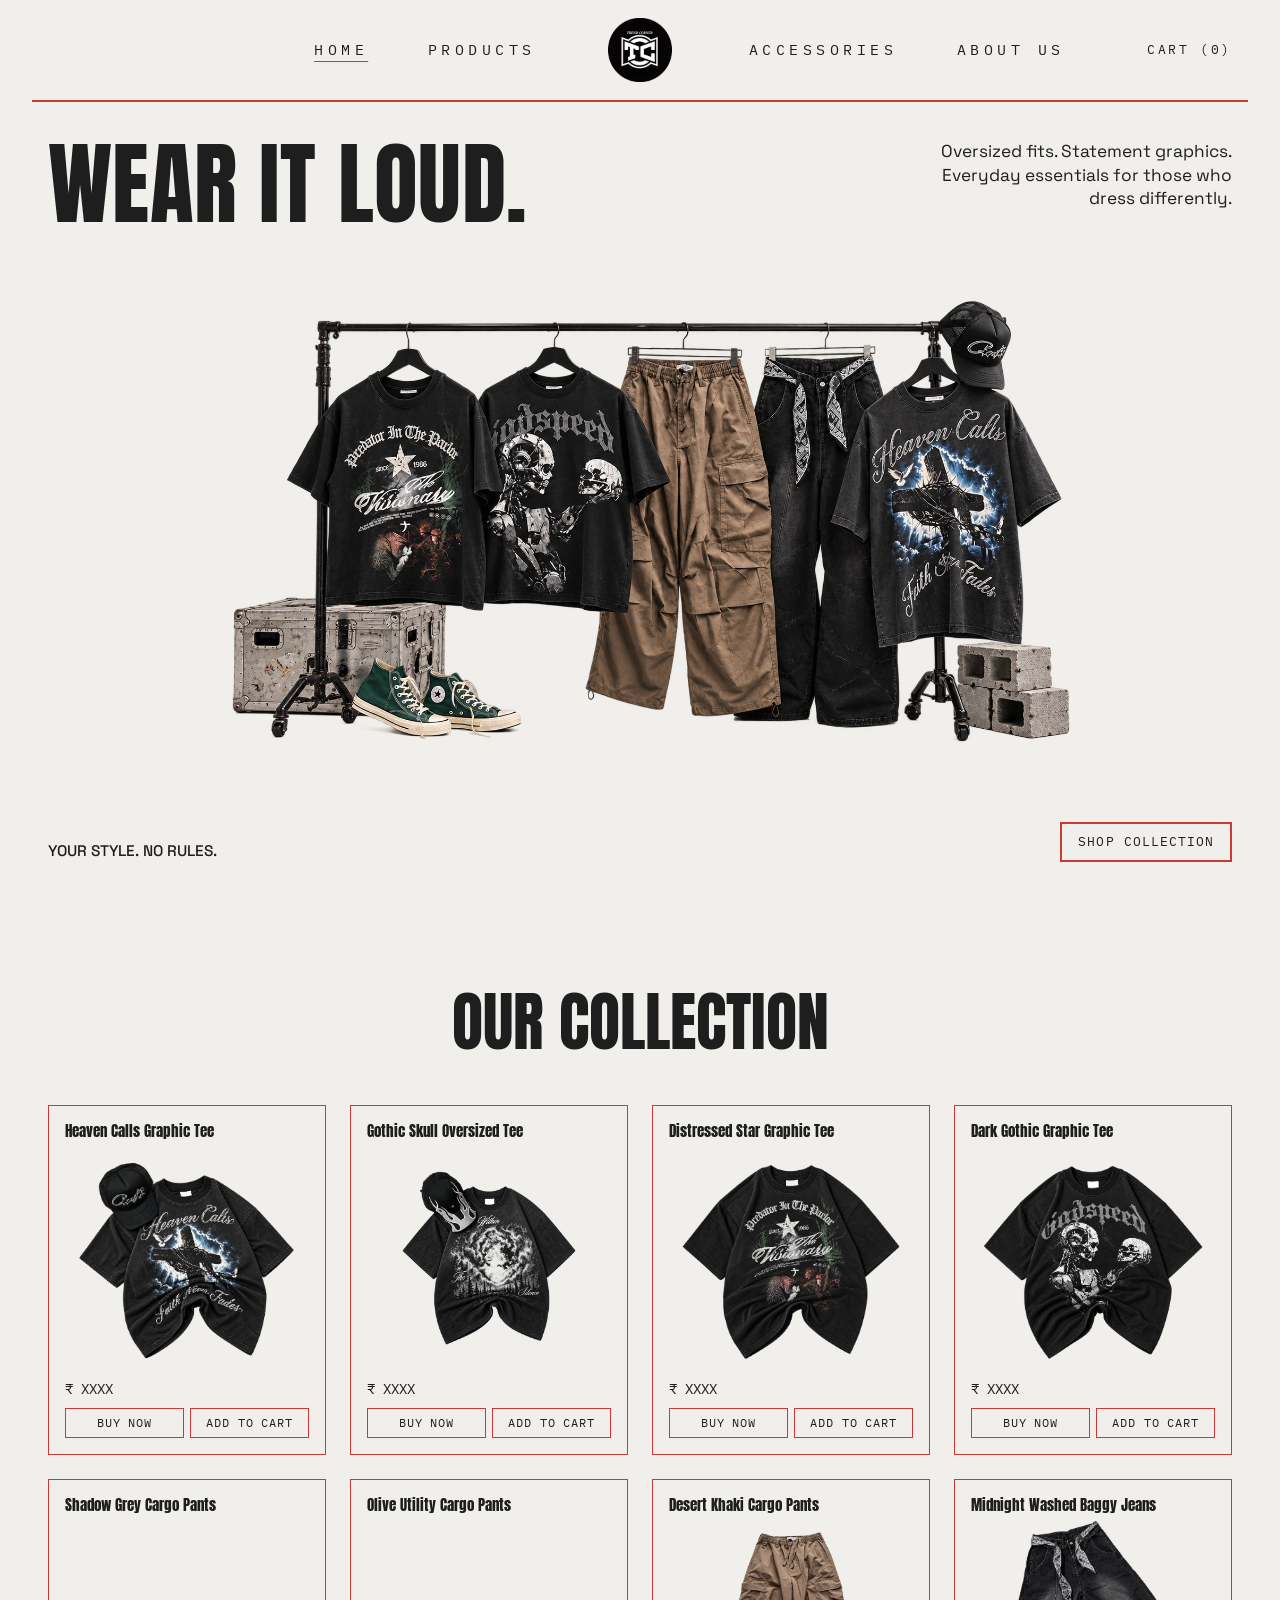
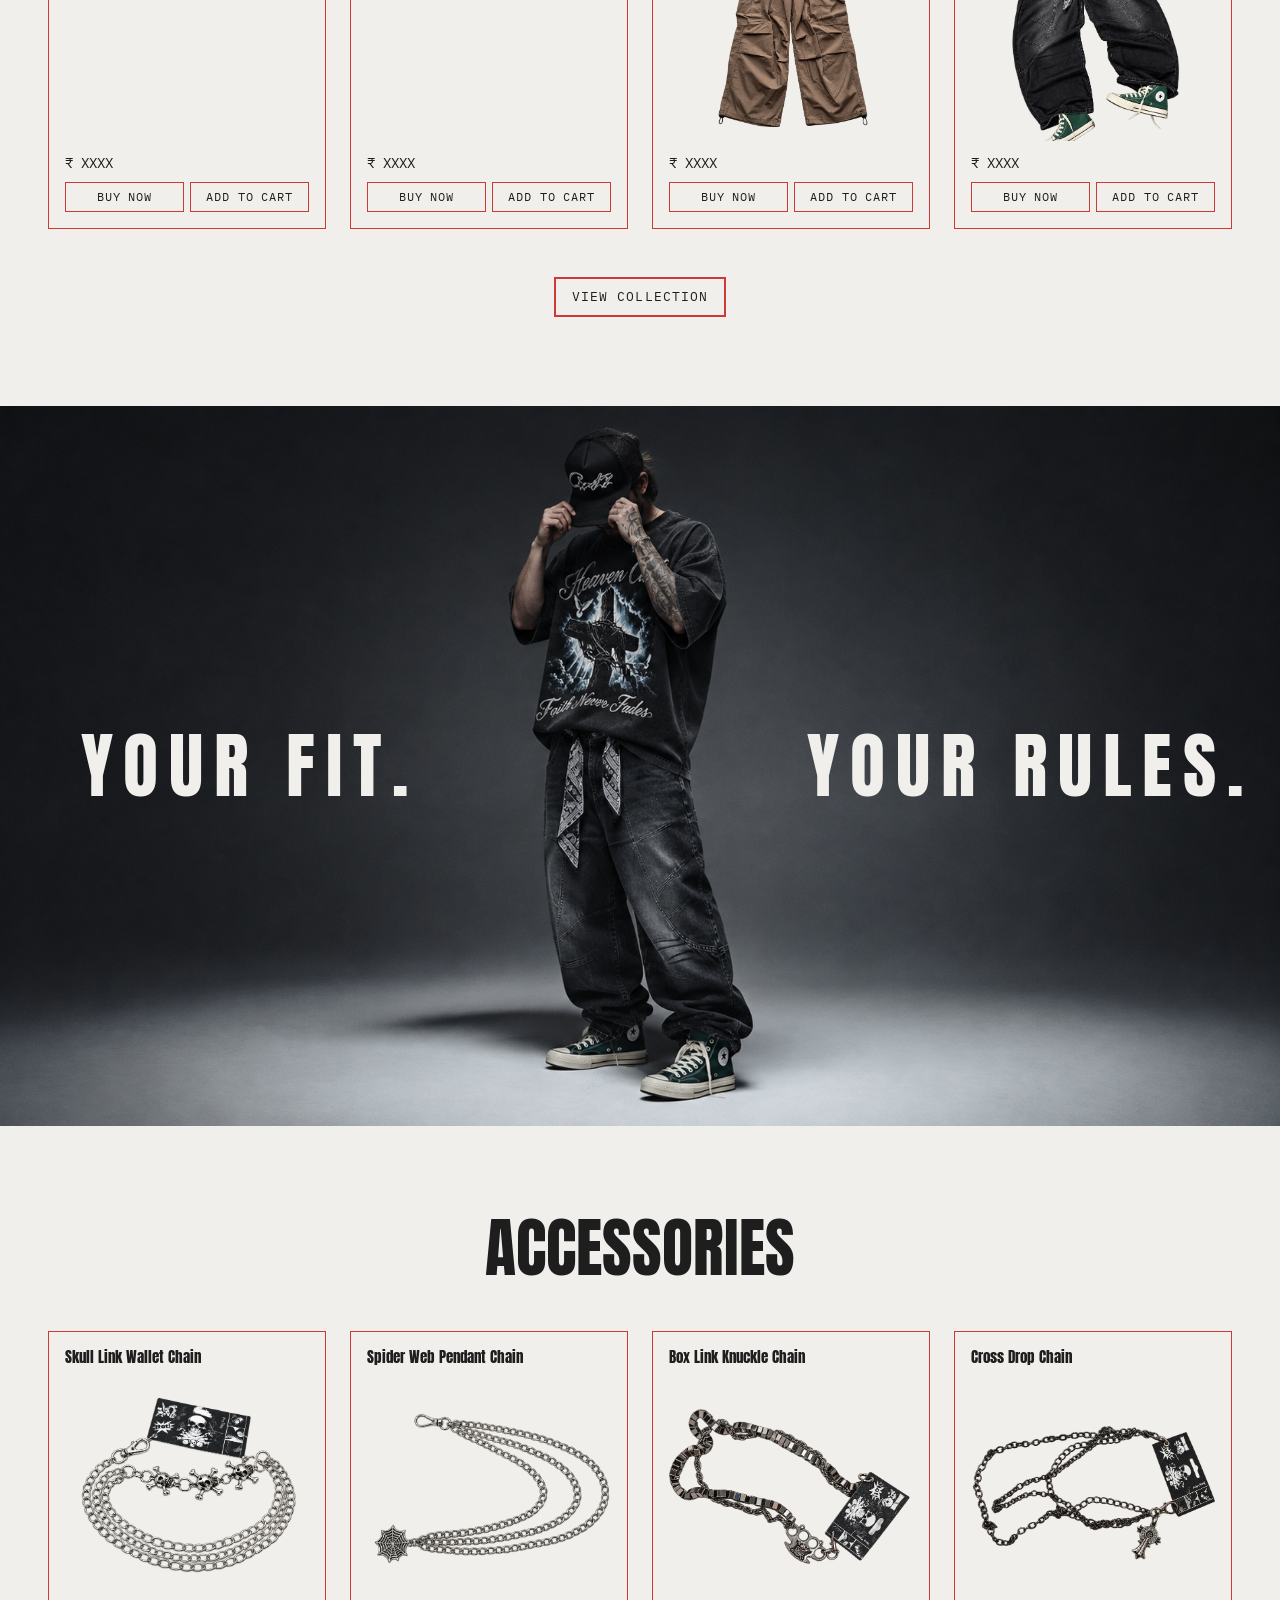
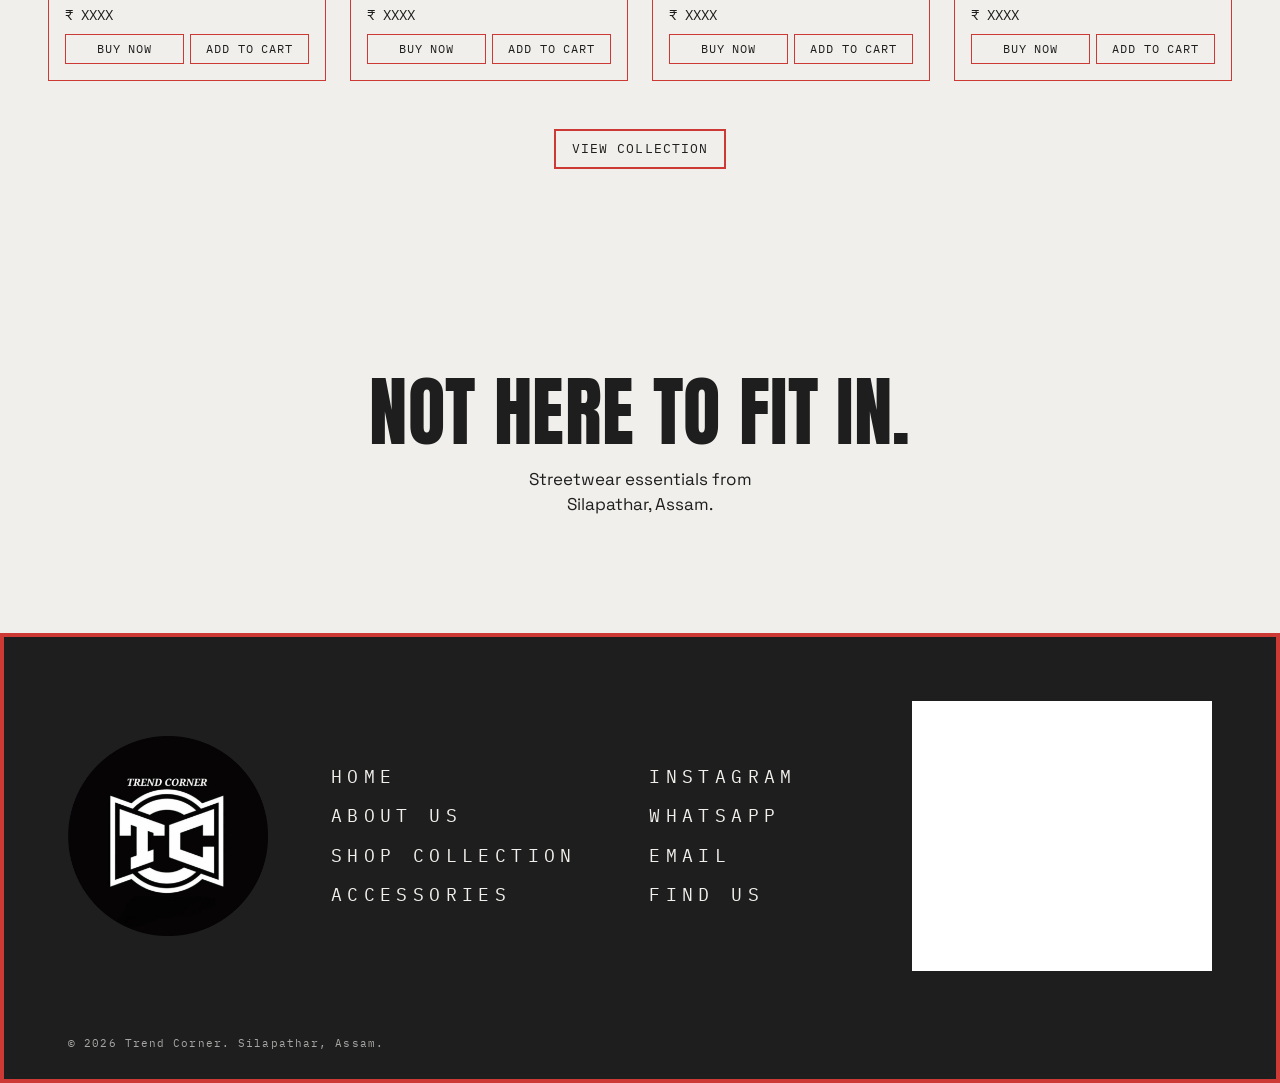
<file: index.html>
<!DOCTYPE html>
<html lang="en">
<head>
  <meta charset="utf-8">
  <meta name="viewport" content="width=device-width, initial-scale=1">
  <title>Trend Corner — Streetwear from Silapathar, Assam</title>
  <meta name="description" content="Trend Corner: oversized graphic tees, cargo pants and accessories. Streetwear essentials from Silapathar, Assam.">
  <link rel="icon" type="image/png" href="assets/logo.png">
  <link rel="preconnect" href="https://fonts.googleapis.com">
  <link rel="preconnect" href="https://fonts.gstatic.com" crossorigin>
  <link href="https://fonts.googleapis.com/css2?family=Anton&family=IBM+Plex+Mono:wght@400;500&family=Space+Grotesk:wght@400;500&display=swap" rel="stylesheet">
  <link rel="stylesheet" href="css/styles.css">
</head>
<body>

  <header class="site-header">
    <nav class="nav" aria-label="Main">
      <a class="nav-logo" href="index.html"><img src="assets/logo.png" alt="Trend Corner — home" width="64" height="64"></a>
      <button class="nav-toggle" type="button" aria-expanded="false" aria-controls="nav-menu">MENU</button>
      <div class="nav-menu" id="nav-menu">
        <ul class="nav-list nav-list--left">
        <li><a href="index.html" aria-current="page">Home</a></li>
        <li><a href="products.html">Products</a></li>
        </ul>
        <ul class="nav-list nav-list--right">
        <li><a href="accessories.html">Accessories</a></li>
        <li><a href="about.html">About Us</a></li>
        </ul>
        <!-- TODO: turn into a link once a cart page exists. -->
        <span class="nav-cart">Cart (<span data-cart-count>0</span>)</span>
      </div>
    </nav>
    <hr class="rule">
  </header>

  <main>
    <section class="hero container" aria-labelledby="hero-title">
      <div class="hero-top">
        <h1 class="hero-title display" id="hero-title">Wear it loud.</h1>
        <p class="hero-sub">Oversized fits. Statement graphics. Everyday essentials for those who dress differently.</p>
      </div>

      <div class="hero-stage">
      <div class="hero-media">
        <img src="assets/hero-image.png" alt="Trend Corner pieces on a clothes rack: four graphic tees, khaki cargo pants and washed black baggy jeans, with a cap, green high-top sneakers and a flight case" width="1672" height="941" fetchpriority="high">
        <!-- Garment hotspots: each <a> links to its product page. On hover/focus its polygon
             fades in a red gradient, masked by the photo's alpha so only the garment is tinted. -->
        <svg class="hero-hotspots" viewBox="0 0 1672 941" preserveAspectRatio="none" role="group" aria-label="Shop the rack">
          <defs>
            <mask id="hero-mask" maskUnits="userSpaceOnUse" x="0" y="0" width="1672" height="941" style="mask-type:alpha">
              <image href="assets/hero-image.png" x="0" y="0" width="1672" height="941"/>
            </mask>
            <linearGradient id="hero-tint" x1="0" y1="0" x2="0" y2="1">
              <stop offset="0" stop-color="#CD3A36" stop-opacity="0.88"/>
              <stop offset="0.2" stop-color="#CD3A36" stop-opacity="0.8"/>
              <stop offset="1" stop-color="#CD3A36" stop-opacity="0"/>
            </linearGradient>
          </defs>
          <a class="hero-garment" href="product.html?id=distressed-star-tee" aria-label="View Distressed Star Graphic Tee">
            <polygon points="395,98 420,98 468,165 550,195 552,660 242,658 240,440 168,408 190,360 214,320 230,240 238,205 345,165" fill="url(#hero-tint)" mask="url(#hero-mask)"/>
          </a>
          <a class="hero-garment" href="product.html?id=dark-gothic-tee" aria-label="View Dark Gothic Graphic Tee">
            <polygon points="660,98 685,98 720,155 790,178 802,232 822,262 842,290 866,325 882,380 888,418 818,440 816,642 548,642 548,190 640,158" fill="url(#hero-tint)" mask="url(#hero-mask)"/>
          </a>
          <a class="hero-garment" href="product.html?id=desert-khaki-cargo" aria-label="View Desert Khaki Cargo Pants">
            <polygon points="925,98 948,98 948,124 1048,124 1046,175 1040,230 1056,290 1068,380 1080,440 1086,560 1092,710 1100,800 1100,842 740,842 738,770 752,650 815,642 818,440 885,418 870,330 842,290 822,262 800,232 806,175 828,124 925,124" fill="url(#hero-tint)" mask="url(#hero-mask)"/>
          </a>
          <a class="hero-garment" href="product.html?id=midnight-baggy-jeans" aria-label="View Midnight Washed Baggy Jeans">
            <polygon points="1180,98 1200,98 1200,124 1290,124 1322,150 1320,212 1268,240 1212,440 1285,455 1290,708 1342,710 1346,850 1282,868 1188,868 1150,864 1100,860 1100,800 1092,710 1086,560 1080,440 1068,380 1056,290 1040,230 1046,175 1060,124 1180,124" fill="url(#hero-tint)" mask="url(#hero-mask)"/>
          </a>
          <a class="hero-garment" href="product.html?id=heaven-calls-tee" aria-label="View Heaven Calls Graphic Tee">
            <polygon points="1398,120 1414,120 1420,150 1440,195 1500,215 1575,250 1640,450 1565,470 1562,708 1290,708 1285,455 1212,440 1240,280 1268,240 1346,205 1385,160" fill="url(#hero-tint)" mask="url(#hero-mask)"/>
          </a>
        </svg>
      </div>
      </div>

      <div class="hero-bottom">
        <p class="hero-tagline">Your style. No rules.</p>
        <a class="btn" href="#collection">Shop collection</a>
      </div>
    </section>

    <section class="section container" id="collection" aria-labelledby="collection-title">
      <h2 class="section-title reveal" id="collection-title">Our Collection</h2>
      <div class="grid reveal" data-grid="products"></div>
      <div class="section-cta"><a class="btn" href="products.html">View collection</a></div>
    </section>

    <section class="banner" aria-label="Model wearing the Heaven Calls tee and washed black baggy jeans">
      <p class="banner-text banner-text--left">Your fit.</p>
      <p class="banner-text banner-text--right">Your rules.</p>
    </section>

    <section class="section container" aria-labelledby="accessories-title">
      <h2 class="section-title reveal" id="accessories-title">Accessories</h2>
      <div class="grid grid--4 reveal" data-grid="accessories"></div>
      <div class="section-cta"><a class="btn" href="accessories.html">View collection</a></div>
    </section>

    <section class="closer container" aria-labelledby="closer-title">
      <h2 class="closer-title display reveal" id="closer-title">Not here to fit in.</h2>
      <p class="closer-sub">Streetwear essentials from Silapathar, Assam.</p>
    </section>
  </main>

  <footer class="site-footer">
    <div class="footer-inner">
      <a class="footer-logo" href="index.html"><img src="assets/logo.png" alt="Trend Corner" width="200" height="200" loading="lazy"></a>
      <ul class="footer-links">
        <li><a href="index.html">Home</a></li>
        <li><a href="about.html">About Us</a></li>
        <li><a href="products.html">Shop Collection</a></li>
        <li><a href="accessories.html">Accessories</a></li>
      </ul>
      <!-- Contact hrefs are placeholders; the real values live in CONTACT in js/data.js and are synced on load. -->
      <ul class="footer-links">
        <li><a href="https://www.instagram.com/trendcorner_mes/" data-contact="instagram" target="_blank" rel="noopener">Instagram</a></li>
        <li><a href="https://wa.me/91XXXXXXXXXX" data-contact="whatsapp" target="_blank" rel="noopener">WhatsApp</a></li>
        <li><a href="mailto:hello@trendcorner.in" data-contact="email">Email</a></li>
        <li><a href="https://www.google.com/maps/place/TREND+CORNER/@27.6363933,94.7112942,17z/data=!4m6!3m5!1s0x3740ed8d0293919b:0x9f9eab0425245c39!8m2!3d27.6363933!4d94.7112942!16s%2Fg%2F11y7kydn2f" data-contact="maps" target="_blank" rel="noopener">Find Us</a></li>
      </ul>
      <!-- Store location (the white box in the design). Embed URL from Google Maps > Share > Embed a map. -->
      <div class="footer-slot">
        <iframe src="https://www.google.com/maps/embed?pb=!1m18!1m12!1m3!1d1153!2d94.7112942!3d27.6363933!2m3!1f0!2f0!3f0!3m2!1i1024!2i768!4f13.1!3m3!1m2!1s0x3740ed8d0293919b%3A0x9f9eab0425245c39!2sTREND%20CORNER!5e0!3m2!1sen!2sin!4v1760000000000!5m2!1sen!2sin" title="Map: Trend Corner store, Silapathar, Assam" width="300" height="270" loading="lazy" referrerpolicy="no-referrer-when-downgrade" allowfullscreen></iframe>
      </div>
    </div>
    <p class="footer-copy">&copy; 2026 Trend Corner. Silapathar, Assam.</p>
  </footer>

  <script src="js/data.js"></script>
  <script src="js/main.js"></script>
</body>
</html>
</file>
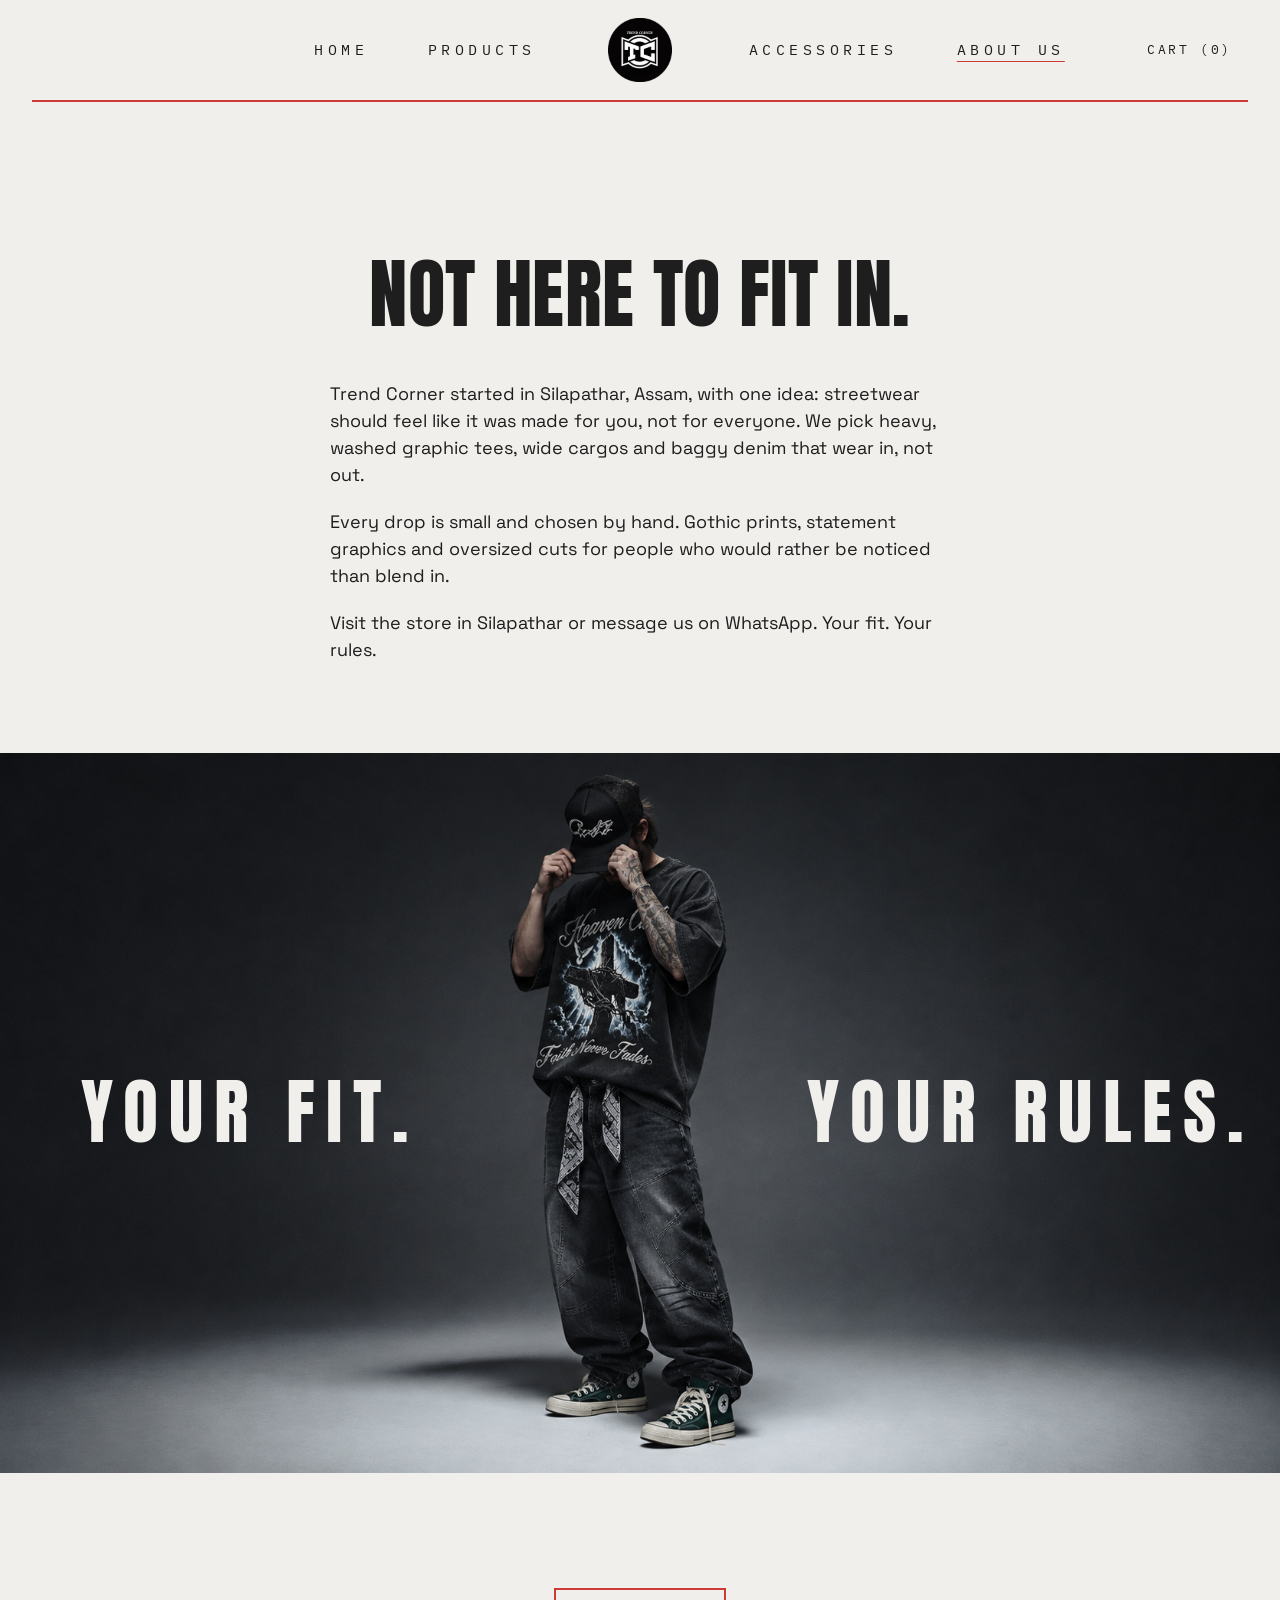
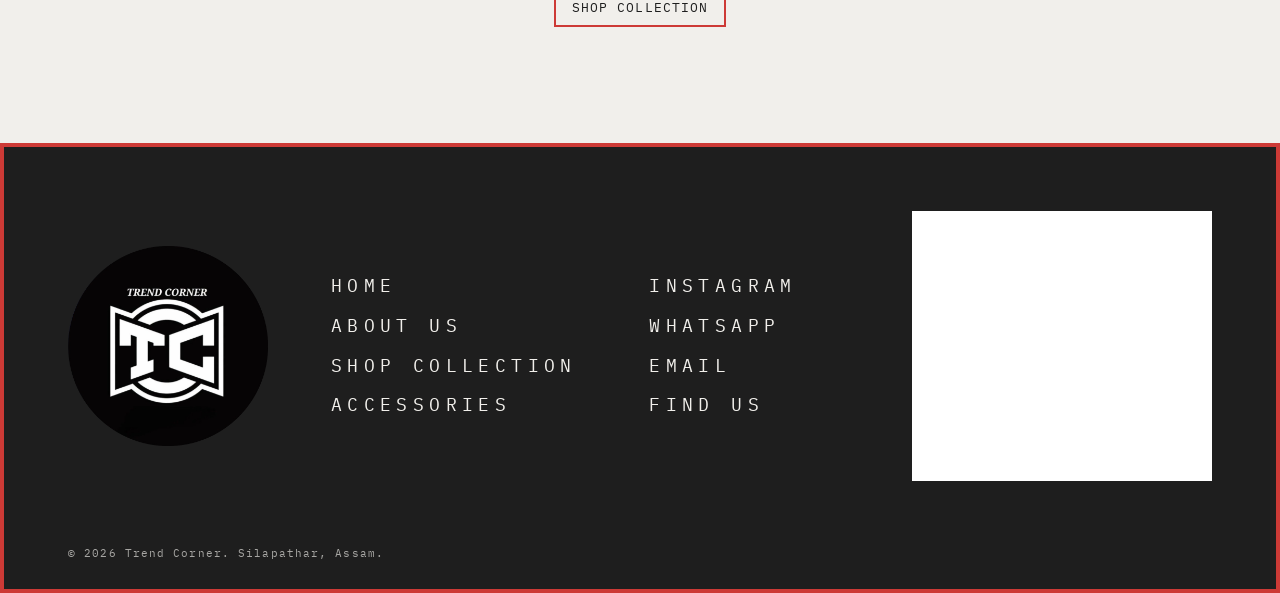
<file: about.html>
<!DOCTYPE html>
<html lang="en">
<head>
  <meta charset="utf-8">
  <meta name="viewport" content="width=device-width, initial-scale=1">
  <title>About Us — Trend Corner</title>
  <meta name="description" content="Trend Corner is a streetwear brand from Silapathar, Assam.">
  <link rel="icon" type="image/png" href="assets/logo.png">
  <link rel="preconnect" href="https://fonts.googleapis.com">
  <link rel="preconnect" href="https://fonts.gstatic.com" crossorigin>
  <link href="https://fonts.googleapis.com/css2?family=Anton&family=IBM+Plex+Mono:wght@400;500&family=Space+Grotesk:wght@400;500&display=swap" rel="stylesheet">
  <link rel="stylesheet" href="css/styles.css">
</head>
<body>

  <header class="site-header">
    <nav class="nav" aria-label="Main">
      <a class="nav-logo" href="index.html"><img src="assets/logo.png" alt="Trend Corner — home" width="64" height="64"></a>
      <button class="nav-toggle" type="button" aria-expanded="false" aria-controls="nav-menu">MENU</button>
      <div class="nav-menu" id="nav-menu">
        <ul class="nav-list nav-list--left">
        <li><a href="index.html">Home</a></li>
        <li><a href="products.html">Products</a></li>
        </ul>
        <ul class="nav-list nav-list--right">
        <li><a href="accessories.html">Accessories</a></li>
        <li><a href="about.html" aria-current="page">About Us</a></li>
        </ul>
        <!-- TODO: turn into a link once a cart page exists. -->
        <span class="nav-cart">Cart (<span data-cart-count>0</span>)</span>
      </div>
    </nav>
    <hr class="rule">
  </header>

  <main>
    <section class="section container" aria-labelledby="page-title">
      <div class="page-head">
        <h1 class="page-title display reveal" id="page-title">Not here to fit in.</h1>
      </div>
      <!-- PLACEHOLDER COPY: replace with the brand's own story before launch. -->
      <div class="prose">
        <p>Trend Corner started in Silapathar, Assam, with one idea: streetwear should feel like it was made for you, not for everyone. We pick heavy, washed graphic tees, wide cargos and baggy denim that wear in, not out.</p>
        <p>Every drop is small and chosen by hand. Gothic prints, statement graphics and oversized cuts for people who would rather be noticed than blend in.</p>
        <p>Visit the store in Silapathar or message us on WhatsApp. Your fit. Your rules.</p>
      </div>
    </section>

    <section class="banner" aria-label="Model wearing the Heaven Calls tee and washed black baggy jeans">
      <p class="banner-text banner-text--left">Your fit.</p>
      <p class="banner-text banner-text--right">Your rules.</p>
    </section>

    <section class="closer container">
      <a class="btn" href="products.html">Shop collection</a>
    </section>
  </main>

  <footer class="site-footer">
    <div class="footer-inner">
      <a class="footer-logo" href="index.html"><img src="assets/logo.png" alt="Trend Corner" width="200" height="200" loading="lazy"></a>
      <ul class="footer-links">
        <li><a href="index.html">Home</a></li>
        <li><a href="about.html">About Us</a></li>
        <li><a href="products.html">Shop Collection</a></li>
        <li><a href="accessories.html">Accessories</a></li>
      </ul>
      <!-- Contact hrefs are placeholders; the real values live in CONTACT in js/data.js and are synced on load. -->
      <ul class="footer-links">
        <li><a href="https://www.instagram.com/trendcorner_mes/" data-contact="instagram" target="_blank" rel="noopener">Instagram</a></li>
        <li><a href="https://wa.me/91XXXXXXXXXX" data-contact="whatsapp" target="_blank" rel="noopener">WhatsApp</a></li>
        <li><a href="mailto:hello@trendcorner.in" data-contact="email">Email</a></li>
        <li><a href="https://www.google.com/maps/place/TREND+CORNER/@27.6363933,94.7112942,17z/data=!4m6!3m5!1s0x3740ed8d0293919b:0x9f9eab0425245c39!8m2!3d27.6363933!4d94.7112942!16s%2Fg%2F11y7kydn2f" data-contact="maps" target="_blank" rel="noopener">Find Us</a></li>
      </ul>
      <!-- Store location (the white box in the design). Embed URL from Google Maps > Share > Embed a map. -->
      <div class="footer-slot">
        <iframe src="https://www.google.com/maps/embed?pb=!1m18!1m12!1m3!1d1153!2d94.7112942!3d27.6363933!2m3!1f0!2f0!3f0!3m2!1i1024!2i768!4f13.1!3m3!1m2!1s0x3740ed8d0293919b%3A0x9f9eab0425245c39!2sTREND%20CORNER!5e0!3m2!1sen!2sin!4v1760000000000!5m2!1sen!2sin" title="Map: Trend Corner store, Silapathar, Assam" width="300" height="270" loading="lazy" referrerpolicy="no-referrer-when-downgrade" allowfullscreen></iframe>
      </div>
    </div>
    <p class="footer-copy">&copy; 2026 Trend Corner. Silapathar, Assam.</p>
  </footer>

  <script src="js/data.js"></script>
  <script src="js/main.js"></script>
</body>
</html>
</file>
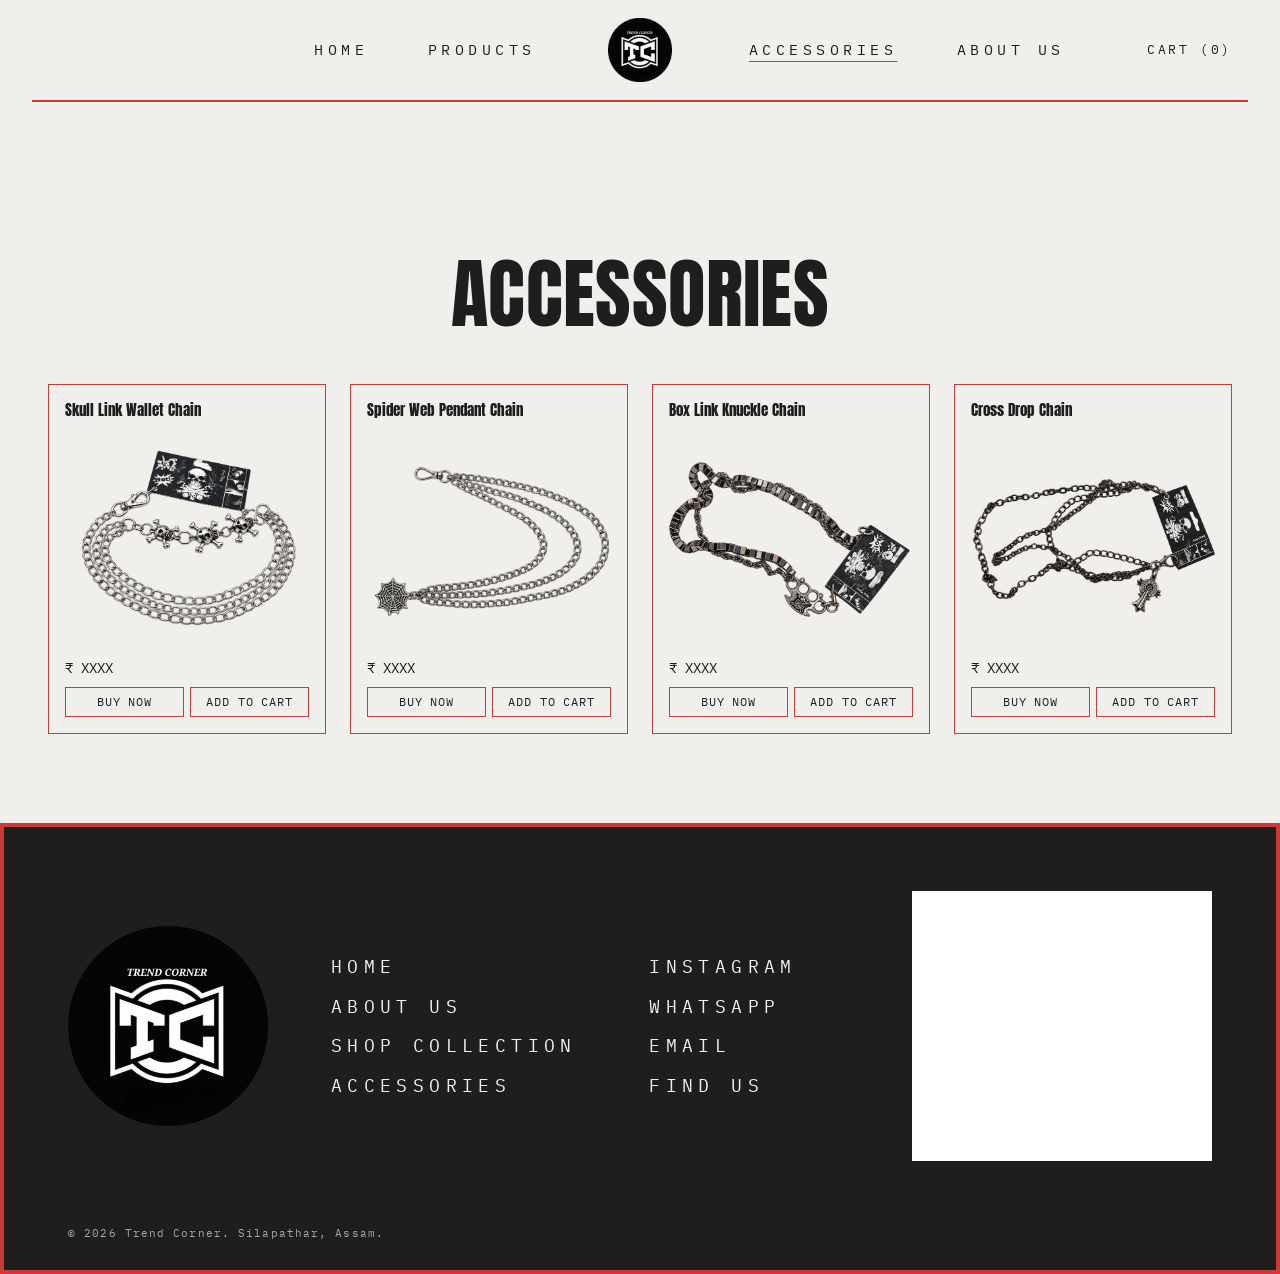
<file: accessories.html>
<!DOCTYPE html>
<html lang="en">
<head>
  <meta charset="utf-8">
  <meta name="viewport" content="width=device-width, initial-scale=1">
  <title>Accessories — Trend Corner</title>
  <meta name="description" content="Trend Corner accessories: chains and hardware to finish the fit.">
  <link rel="icon" type="image/png" href="assets/logo.png">
  <link rel="preconnect" href="https://fonts.googleapis.com">
  <link rel="preconnect" href="https://fonts.gstatic.com" crossorigin>
  <link href="https://fonts.googleapis.com/css2?family=Anton&family=IBM+Plex+Mono:wght@400;500&family=Space+Grotesk:wght@400;500&display=swap" rel="stylesheet">
  <link rel="stylesheet" href="css/styles.css">
</head>
<body>

  <header class="site-header">
    <nav class="nav" aria-label="Main">
      <a class="nav-logo" href="index.html"><img src="assets/logo.png" alt="Trend Corner — home" width="64" height="64"></a>
      <button class="nav-toggle" type="button" aria-expanded="false" aria-controls="nav-menu">MENU</button>
      <div class="nav-menu" id="nav-menu">
        <ul class="nav-list nav-list--left">
        <li><a href="index.html">Home</a></li>
        <li><a href="products.html">Products</a></li>
        </ul>
        <ul class="nav-list nav-list--right">
        <li><a href="accessories.html" aria-current="page">Accessories</a></li>
        <li><a href="about.html">About Us</a></li>
        </ul>
        <!-- TODO: turn into a link once a cart page exists. -->
        <span class="nav-cart">Cart (<span data-cart-count>0</span>)</span>
      </div>
    </nav>
    <hr class="rule">
  </header>

  <main>
    <section class="section container" aria-labelledby="page-title">
      <div class="page-head">
        <h1 class="page-title display reveal" id="page-title">Accessories</h1>
      </div>
      <div class="grid grid--4 reveal" data-grid="accessories" style="margin-top: clamp(32px, 4vw, 56px)"></div>
    </section>
  </main>

  <footer class="site-footer">
    <div class="footer-inner">
      <a class="footer-logo" href="index.html"><img src="assets/logo.png" alt="Trend Corner" width="200" height="200" loading="lazy"></a>
      <ul class="footer-links">
        <li><a href="index.html">Home</a></li>
        <li><a href="about.html">About Us</a></li>
        <li><a href="products.html">Shop Collection</a></li>
        <li><a href="accessories.html">Accessories</a></li>
      </ul>
      <!-- Contact hrefs are placeholders; the real values live in CONTACT in js/data.js and are synced on load. -->
      <ul class="footer-links">
        <li><a href="https://www.instagram.com/trendcorner_mes/" data-contact="instagram" target="_blank" rel="noopener">Instagram</a></li>
        <li><a href="https://wa.me/91XXXXXXXXXX" data-contact="whatsapp" target="_blank" rel="noopener">WhatsApp</a></li>
        <li><a href="mailto:hello@trendcorner.in" data-contact="email">Email</a></li>
        <li><a href="https://www.google.com/maps/place/TREND+CORNER/@27.6363933,94.7112942,17z/data=!4m6!3m5!1s0x3740ed8d0293919b:0x9f9eab0425245c39!8m2!3d27.6363933!4d94.7112942!16s%2Fg%2F11y7kydn2f" data-contact="maps" target="_blank" rel="noopener">Find Us</a></li>
      </ul>
      <!-- Store location (the white box in the design). Embed URL from Google Maps > Share > Embed a map. -->
      <div class="footer-slot">
        <iframe src="https://www.google.com/maps/embed?pb=!1m18!1m12!1m3!1d1153!2d94.7112942!3d27.6363933!2m3!1f0!2f0!3f0!3m2!1i1024!2i768!4f13.1!3m3!1m2!1s0x3740ed8d0293919b%3A0x9f9eab0425245c39!2sTREND%20CORNER!5e0!3m2!1sen!2sin!4v1760000000000!5m2!1sen!2sin" title="Map: Trend Corner store, Silapathar, Assam" width="300" height="270" loading="lazy" referrerpolicy="no-referrer-when-downgrade" allowfullscreen></iframe>
      </div>
    </div>
    <p class="footer-copy">&copy; 2026 Trend Corner. Silapathar, Assam.</p>
  </footer>

  <script src="js/data.js"></script>
  <script src="js/main.js"></script>
</body>
</html>
</file>
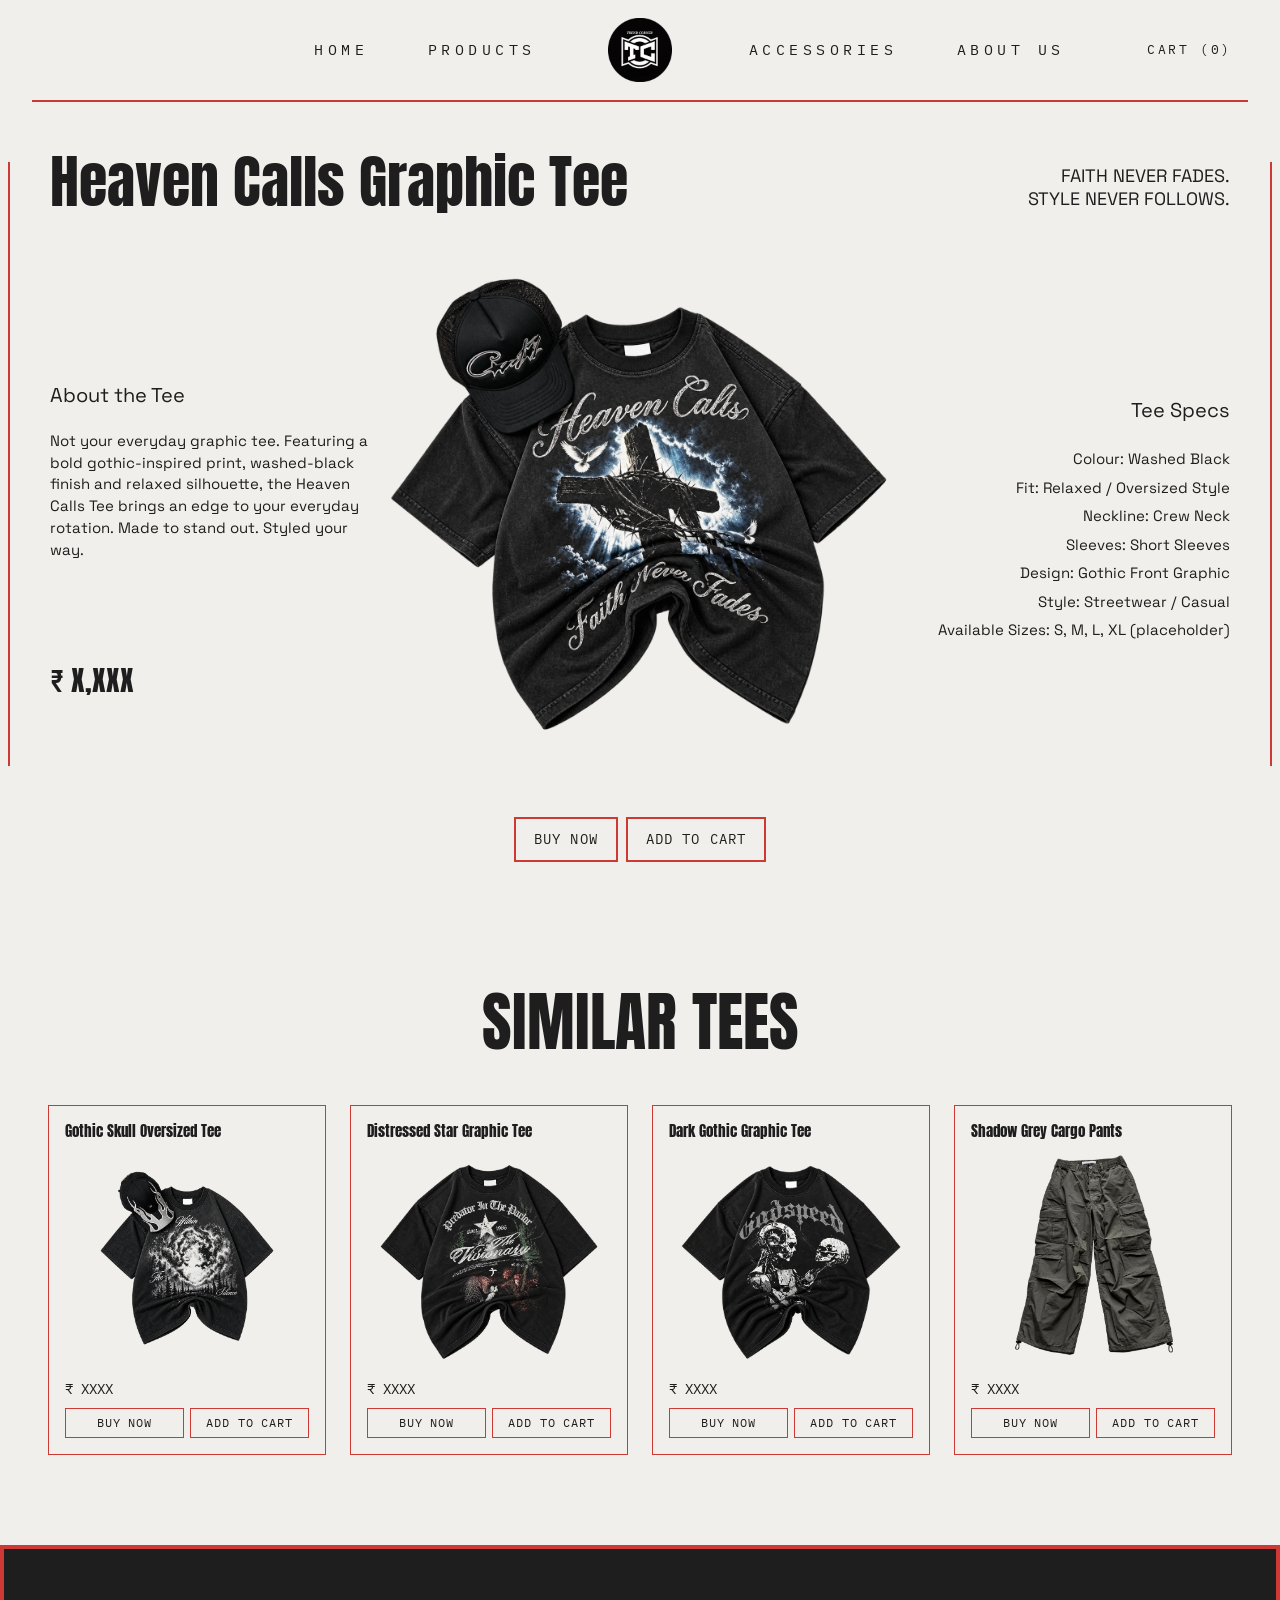
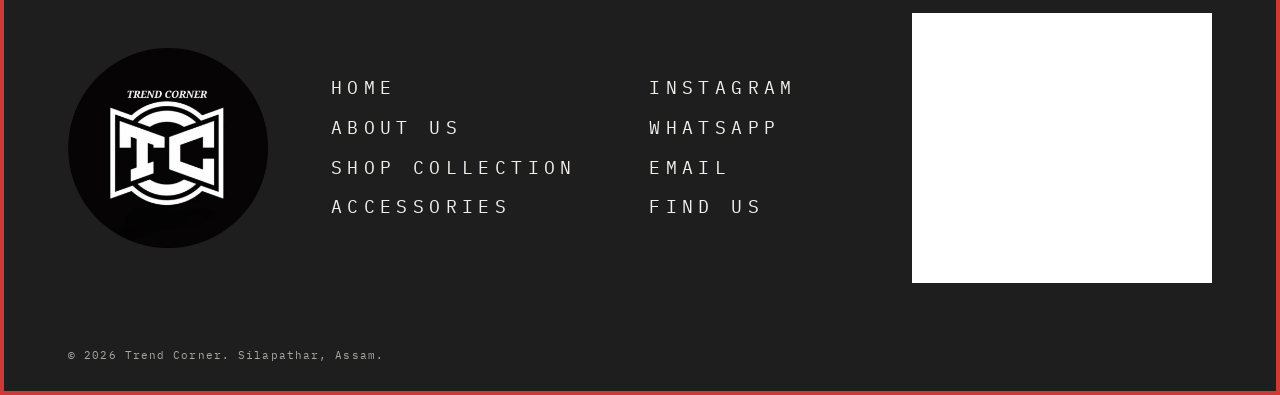
<file: product.html>
<!DOCTYPE html>
<html lang="en">
<head>
  <meta charset="utf-8">
  <meta name="viewport" content="width=device-width, initial-scale=1">
  <title>Heaven Calls Graphic Tee — Trend Corner</title>
  <meta name="description" content="Heaven Calls Graphic Tee from Trend Corner, streetwear from Silapathar, Assam.">
  <link rel="icon" type="image/png" href="assets/logo.png">
  <link rel="preconnect" href="https://fonts.googleapis.com">
  <link rel="preconnect" href="https://fonts.gstatic.com" crossorigin>
  <link href="https://fonts.googleapis.com/css2?family=Anton&family=IBM+Plex+Mono:wght@400;500&family=Space+Grotesk:wght@400;500&display=swap" rel="stylesheet">
  <link rel="stylesheet" href="css/styles.css">
</head>
<body>

  <header class="site-header">
    <nav class="nav" aria-label="Main">
      <a class="nav-logo" href="index.html"><img src="assets/logo.png" alt="Trend Corner — home" width="64" height="64"></a>
      <button class="nav-toggle" type="button" aria-expanded="false" aria-controls="nav-menu">MENU</button>
      <div class="nav-menu" id="nav-menu">
        <ul class="nav-list nav-list--left">
        <li><a href="index.html">Home</a></li>
        <li><a href="products.html">Products</a></li>
        </ul>
        <ul class="nav-list nav-list--right">
        <li><a href="accessories.html">Accessories</a></li>
        <li><a href="about.html">About Us</a></li>
        </ul>
        <!-- TODO: turn into a link once a cart page exists. -->
        <span class="nav-cart">Cart (<span data-cart-count>0</span>)</span>
      </div>
    </nav>
    <hr class="rule">
  </header>

  <main>
    <section class="pdp-section" data-product-page aria-labelledby="pdp-title">
      <div class="pdp">
        <h1 class="pdp-title" id="pdp-title" data-p="title">Heaven Calls Graphic Tee</h1>
        <p class="pdp-tagline" data-p="tagline">Faith never fades.<br>Style never follows.</p>

        <div class="pdp-about">
          <h2 class="pdp-label" data-p="about-label">About the Tee</h2>
          <p class="pdp-desc" data-p="about">Not your everyday graphic tee. Featuring a bold gothic-inspired print, washed-black finish and relaxed silhouette, the Heaven Calls Tee brings an edge to your everyday rotation. Made to stand out. Styled your way.</p>
        </div>

        <p class="pdp-price" data-p="price">&#8377; X,XXX</p>

        <div class="pdp-image">
          <img data-p="img" src="assets/products/1.png" alt="Heaven Calls Graphic Tee" width="1254" height="1254" loading="lazy">
        </div>

        <div class="pdp-specs">
          <h2 class="pdp-label" data-p="specs-label">Tee Specs</h2>
          <ul data-p="specs">
            <li>Colour: Washed Black</li>
            <li>Fit: Relaxed / Oversized Style</li>
            <li>Neckline: Crew Neck</li>
            <li>Sleeves: Short Sleeves</li>
            <li>Design: Gothic Front Graphic</li>
            <li>Style: Streetwear / Casual</li>
            <li>Available Sizes: S, M, L, XL (placeholder)</li>
          </ul>
        </div>

        <div class="pdp-actions btn-row">
          <button type="button" class="btn btn-lg" data-action="buy" data-id="heaven-calls-tee">Buy now</button>
          <button type="button" class="btn btn-lg" data-action="cart" data-id="heaven-calls-tee">Add to cart</button>
        </div>
      </div>
    </section>

    <section class="section container" aria-labelledby="similar-title">
      <h2 class="section-title reveal" id="similar-title" data-p="similar-title">Similar Tees</h2>
      <div class="grid reveal" data-p="similar"></div>
    </section>
  </main>

  <footer class="site-footer">
    <div class="footer-inner">
      <a class="footer-logo" href="index.html"><img src="assets/logo.png" alt="Trend Corner" width="200" height="200" loading="lazy"></a>
      <ul class="footer-links">
        <li><a href="index.html">Home</a></li>
        <li><a href="about.html">About Us</a></li>
        <li><a href="products.html">Shop Collection</a></li>
        <li><a href="accessories.html">Accessories</a></li>
      </ul>
      <!-- Contact hrefs are placeholders; the real values live in CONTACT in js/data.js and are synced on load. -->
      <ul class="footer-links">
        <li><a href="https://www.instagram.com/trendcorner_mes/" data-contact="instagram" target="_blank" rel="noopener">Instagram</a></li>
        <li><a href="https://wa.me/91XXXXXXXXXX" data-contact="whatsapp" target="_blank" rel="noopener">WhatsApp</a></li>
        <li><a href="mailto:hello@trendcorner.in" data-contact="email">Email</a></li>
        <li><a href="https://www.google.com/maps/place/TREND+CORNER/@27.6363933,94.7112942,17z/data=!4m6!3m5!1s0x3740ed8d0293919b:0x9f9eab0425245c39!8m2!3d27.6363933!4d94.7112942!16s%2Fg%2F11y7kydn2f" data-contact="maps" target="_blank" rel="noopener">Find Us</a></li>
      </ul>
      <!-- Store location (the white box in the design). Embed URL from Google Maps > Share > Embed a map. -->
      <div class="footer-slot">
        <iframe src="https://www.google.com/maps/embed?pb=!1m18!1m12!1m3!1d1153!2d94.7112942!3d27.6363933!2m3!1f0!2f0!3f0!3m2!1i1024!2i768!4f13.1!3m3!1m2!1s0x3740ed8d0293919b%3A0x9f9eab0425245c39!2sTREND%20CORNER!5e0!3m2!1sen!2sin!4v1760000000000!5m2!1sen!2sin" title="Map: Trend Corner store, Silapathar, Assam" width="300" height="270" loading="lazy" referrerpolicy="no-referrer-when-downgrade" allowfullscreen></iframe>
      </div>
    </div>
    <p class="footer-copy">&copy; 2026 Trend Corner. Silapathar, Assam.</p>
  </footer>

  <script src="js/data.js"></script>
  <script src="js/main.js"></script>
</body>
</html>
</file>
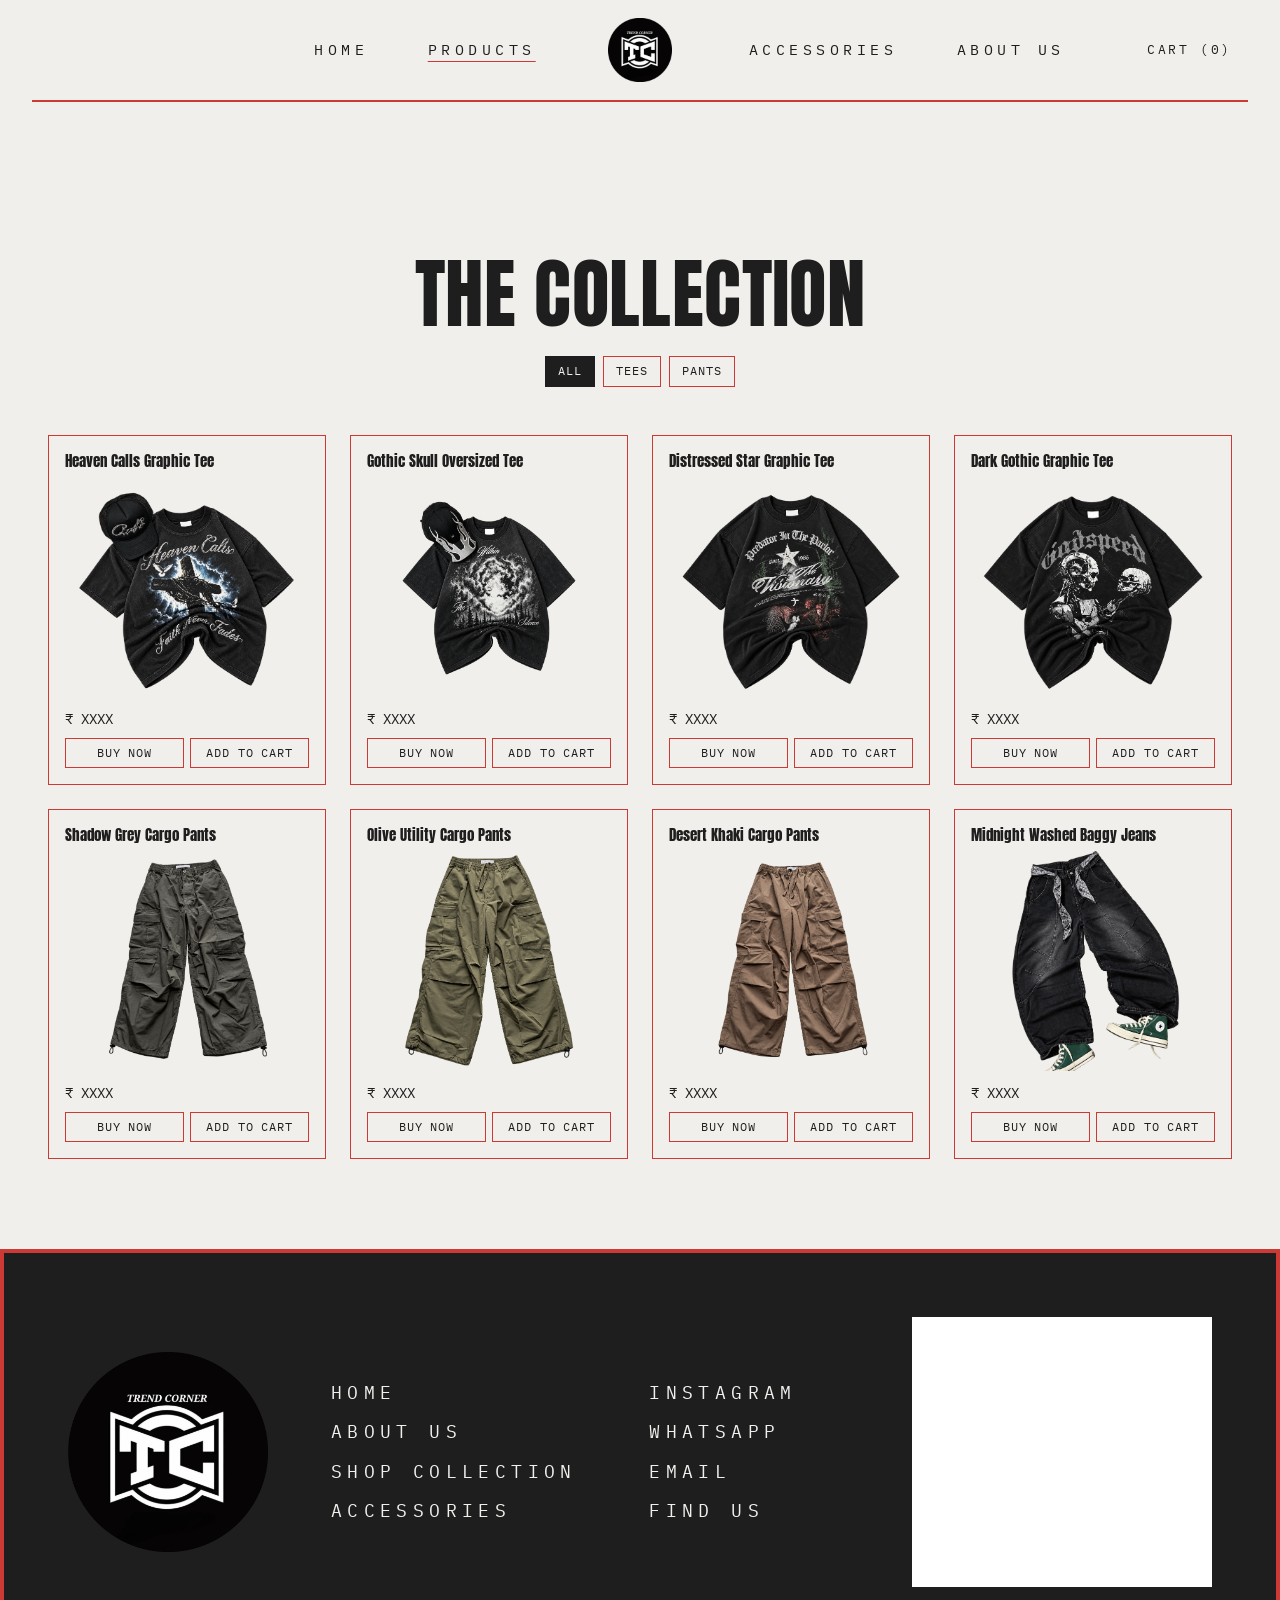
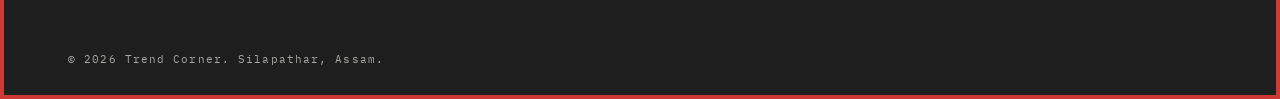
<file: products.html>
<!DOCTYPE html>
<html lang="en">
<head>
  <meta charset="utf-8">
  <meta name="viewport" content="width=device-width, initial-scale=1">
  <title>The Collection — Trend Corner</title>
  <meta name="description" content="Shop the Trend Corner collection: oversized graphic tees, cargo pants and baggy jeans.">
  <link rel="icon" type="image/png" href="assets/logo.png">
  <link rel="preconnect" href="https://fonts.googleapis.com">
  <link rel="preconnect" href="https://fonts.gstatic.com" crossorigin>
  <link href="https://fonts.googleapis.com/css2?family=Anton&family=IBM+Plex+Mono:wght@400;500&family=Space+Grotesk:wght@400;500&display=swap" rel="stylesheet">
  <link rel="stylesheet" href="css/styles.css">
</head>
<body>

  <header class="site-header">
    <nav class="nav" aria-label="Main">
      <a class="nav-logo" href="index.html"><img src="assets/logo.png" alt="Trend Corner — home" width="64" height="64"></a>
      <button class="nav-toggle" type="button" aria-expanded="false" aria-controls="nav-menu">MENU</button>
      <div class="nav-menu" id="nav-menu">
        <ul class="nav-list nav-list--left">
        <li><a href="index.html">Home</a></li>
        <li><a href="products.html" aria-current="page">Products</a></li>
        </ul>
        <ul class="nav-list nav-list--right">
        <li><a href="accessories.html">Accessories</a></li>
        <li><a href="about.html">About Us</a></li>
        </ul>
        <!-- TODO: turn into a link once a cart page exists. -->
        <span class="nav-cart">Cart (<span data-cart-count>0</span>)</span>
      </div>
    </nav>
    <hr class="rule">
  </header>

  <main>
    <section class="section container" aria-labelledby="page-title">
      <div class="page-head">
        <h1 class="page-title display reveal" id="page-title">The Collection</h1>
      </div>
      <div class="filter-bar" data-filter-bar role="group" aria-label="Filter products">
        <button type="button" class="btn btn-sm" data-filter="all" aria-pressed="true">All</button>
        <button type="button" class="btn btn-sm" data-filter="tee" aria-pressed="false">Tees</button>
        <button type="button" class="btn btn-sm" data-filter="pants" aria-pressed="false">Pants</button>
      </div>
      <div class="grid reveal" data-grid="products" data-filter-grid></div>
    </section>
  </main>

  <footer class="site-footer">
    <div class="footer-inner">
      <a class="footer-logo" href="index.html"><img src="assets/logo.png" alt="Trend Corner" width="200" height="200" loading="lazy"></a>
      <ul class="footer-links">
        <li><a href="index.html">Home</a></li>
        <li><a href="about.html">About Us</a></li>
        <li><a href="products.html">Shop Collection</a></li>
        <li><a href="accessories.html">Accessories</a></li>
      </ul>
      <!-- Contact hrefs are placeholders; the real values live in CONTACT in js/data.js and are synced on load. -->
      <ul class="footer-links">
        <li><a href="https://www.instagram.com/trendcorner_mes/" data-contact="instagram" target="_blank" rel="noopener">Instagram</a></li>
        <li><a href="https://wa.me/91XXXXXXXXXX" data-contact="whatsapp" target="_blank" rel="noopener">WhatsApp</a></li>
        <li><a href="mailto:hello@trendcorner.in" data-contact="email">Email</a></li>
        <li><a href="https://www.google.com/maps/place/TREND+CORNER/@27.6363933,94.7112942,17z/data=!4m6!3m5!1s0x3740ed8d0293919b:0x9f9eab0425245c39!8m2!3d27.6363933!4d94.7112942!16s%2Fg%2F11y7kydn2f" data-contact="maps" target="_blank" rel="noopener">Find Us</a></li>
      </ul>
      <!-- Store location (the white box in the design). Embed URL from Google Maps > Share > Embed a map. -->
      <div class="footer-slot">
        <iframe src="https://www.google.com/maps/embed?pb=!1m18!1m12!1m3!1d1153!2d94.7112942!3d27.6363933!2m3!1f0!2f0!3f0!3m2!1i1024!2i768!4f13.1!3m3!1m2!1s0x3740ed8d0293919b%3A0x9f9eab0425245c39!2sTREND%20CORNER!5e0!3m2!1sen!2sin!4v1760000000000!5m2!1sen!2sin" title="Map: Trend Corner store, Silapathar, Assam" width="300" height="270" loading="lazy" referrerpolicy="no-referrer-when-downgrade" allowfullscreen></iframe>
      </div>
    </div>
    <p class="footer-copy">&copy; 2026 Trend Corner. Silapathar, Assam.</p>
  </footer>

  <script src="js/data.js"></script>
  <script src="js/main.js"></script>
</body>
</html>
</file>
<file: css/styles.css>
/* =========================================================
   Trend Corner — shared stylesheet
   ========================================================= */

:root {
  --bg:      #F1EFEB;  /* off-white page background */
  --ink:     #1E1E1E;  /* text, footer background, logo circle */
  --accent:  #CD3A36;  /* red: rules, card borders, button borders, hover tint */
  --muted:   #5A5753;  /* secondary text on --bg (AA on --bg) */

  --font-head: 'Anton', sans-serif;
  --font-body: 'Space Grotesk', sans-serif;
  --font-mono: 'IBM Plex Mono', monospace;

  --gutter: 48px;
  --header-h: 102px; /* nav + 2px rule; the nav height is fixed from this */
  --vh: 100vh;
  --max: 1440px;
  --ease: cubic-bezier(0.22, 0.61, 0.36, 1); /* ease-out */
}

@supports (height: 100svh) {
  :root { --vh: 100svh; } /* ignores mobile browser chrome showing/hiding */
}

@media (max-width: 767px) {
  :root { --gutter: 16px; --header-h: 78px; }
}

/* ---------- base ---------- */

*,
*::before,
*::after { box-sizing: border-box; }

html { -webkit-text-size-adjust: 100%; }

body {
  margin: 0;
  background: var(--bg);
  color: var(--ink);
  font-family: var(--font-body);
  font-size: 17px;
  line-height: 1.5;
  overflow-x: hidden;
}

img { display: block; max-width: 100%; height: auto; }

a { color: inherit; }

h1, h2, h3, p, ul { margin: 0; }

ul { padding: 0; list-style: none; }

button { font: inherit; color: inherit; }

.container {
  width: 100%;
  max-width: var(--max);
  margin-inline: auto;
  padding-inline: var(--gutter);
}

.visually-hidden {
  position: absolute !important;
  width: 1px; height: 1px;
  overflow: hidden;
  clip: rect(0 0 0 0);
  white-space: nowrap;
}

:focus-visible {
  outline: 2px solid var(--ink);
  outline-offset: 2px;
}

/* ---------- type ---------- */

.display {
  font-family: var(--font-head);
  font-weight: 400;
  line-height: 1;
  text-transform: uppercase;
  letter-spacing: 0.005em;
}

.section-title {
  font-family: var(--font-head);
  font-weight: 400;
  font-size: clamp(40px, 5vw, 72px);
  line-height: 1;
  text-align: center;
  text-transform: uppercase;
}

.mono {
  font-family: var(--font-mono);
  text-transform: uppercase;
}

/* ---------- buttons ---------- */

.btn {
  display: inline-block;
  padding: 10px 16px;
  background: transparent;
  border: 2px solid var(--accent);
  border-radius: 0;
  color: var(--ink);
  font-family: var(--font-mono);
  font-size: 13px;
  font-weight: 400;
  line-height: 1.2;
  letter-spacing: 0.08em;
  text-transform: uppercase;
  text-decoration: none;
  white-space: nowrap;
  cursor: pointer;
}

.btn:hover,
.btn:focus-visible {
  background: var(--accent);
  color: var(--bg);
}

.btn-lg { padding: 12px 18px; font-size: 14px; }

.btn-sm {
  padding: 7px 12px;
  border-width: 1.5px;
  font-size: 12px;
}

.btn-row {
  display: flex;
  justify-content: center;
  gap: 8px;
  flex-wrap: wrap;
}

/* ---------- header / nav ---------- */

.site-header {
  position: relative;
  z-index: 20;
  max-width: var(--max);
  margin-inline: auto;
}

.nav {
  position: relative;
  display: grid;
  grid-template-columns: 1fr auto 1fr;
  grid-template-areas: "left logo right";
  align-items: center;
  height: calc(var(--header-h) - 2px);
  padding: 0 var(--gutter);
}

.nav-logo { grid-area: logo; display: block; border-radius: 50%; }
.nav-logo img { width: 64px; height: 64px; }

.nav-menu { display: contents; }

.nav-list {
  display: flex;
  gap: clamp(32px, 5vw, 80px);
  font-family: var(--font-mono);
  font-size: 15px;
  letter-spacing: 0.3em;
  text-transform: uppercase;
}

.nav-list--left  { grid-area: left;  justify-self: end;   margin-right: clamp(32px, 6vw, 96px); }
.nav-list--right { grid-area: right; justify-self: start; margin-left:  clamp(32px, 6vw, 96px); }

.nav-list a {
  display: inline-block;
  padding: 6px 0;
  /* trailing letter-spacing makes text look off-centre; pull it back */
  margin-right: -0.3em;
  text-decoration: none;
  text-underline-offset: 6px;
  text-decoration-thickness: 2px;
}

.nav-list a:hover,
.nav-list a[aria-current="page"] {
  text-decoration: underline;
  text-decoration-color: var(--accent);
}

/* TODO: link to a cart page once it exists. */
.nav-cart {
  position: absolute;
  right: var(--gutter);
  top: 50%;
  transform: translateY(-50%);
  font-family: var(--font-mono);
  font-size: 13px;
  letter-spacing: 0.2em;
  text-transform: uppercase;
  white-space: nowrap;
}

.nav-toggle {
  display: none;
  padding: 8px 0 8px 12px;
  background: none;
  border: 0;
  font-family: var(--font-mono);
  font-size: 14px;
  letter-spacing: 0.3em;
  text-transform: uppercase;
  cursor: pointer;
}

.rule {
  height: 2px;
  margin: 0 max(16px, calc(var(--gutter) - 16px));
  border: 0;
  background: var(--accent);
}

/* nav: tablet — tighter spacing so the cart never collides */
@media (min-width: 768px) and (max-width: 1199px) {
  .nav-list { gap: 28px; font-size: 13px; letter-spacing: 0.22em; }
  .nav-list a { margin-right: -0.22em; }
  .nav-list--left  { margin-right: 28px; }
  .nav-list--right { margin-left: 28px; }
  .nav-cart { position: static; transform: none; grid-column: 3; justify-self: end; grid-row: 1; font-size: 12px; }
  .nav { grid-template-columns: 1fr auto 1fr; }
  .nav-list--right { grid-row: 1; }
}

/* nav: mobile */
@media (max-width: 767px) {
  .nav {
    display: flex;
    justify-content: space-between;
    align-items: center;
  }
  .nav-logo img { width: 52px; height: 52px; }
  .nav-toggle { display: block; }

  .nav-menu {
    display: none;
    position: absolute;
    top: 100%;
    left: 0;
    right: 0;
    padding: 8px var(--gutter) 24px;
    background: var(--bg);
    border-bottom: 2px solid var(--accent);
  }
  .nav-menu.is-open { display: block; }

  .nav-list {
    flex-direction: column;
    gap: 0;
    justify-self: stretch !important;
    margin: 0 !important;
    font-size: 15px;
  }
  .nav-list a { display: block; padding: 12px 0; margin-right: 0; }

  .nav-cart {
    position: static;
    display: block;
    transform: none;
    padding: 12px 0 0;
    font-size: 15px;
    letter-spacing: 0.3em;
  }
}

/* ---------- hero ---------- */

.hero {
  display: flex;
  flex-direction: column;
  min-height: calc(var(--vh) - var(--header-h)); /* header + hero = one full screen */
  padding-top: clamp(24px, 3vw, 48px);
  padding-bottom: clamp(24px, 3vw, 40px);
}

.hero-top {
  display: flex;
  justify-content: space-between;
  align-items: flex-start;
  gap: 24px;
}

.hero-title { font-size: clamp(48px, 7vw, 104px); }

.hero-sub {
  max-width: 310px;
  font-size: clamp(16px, 1.35vw, 20px);
  line-height: 1.35;
  text-align: right;
}

.hero-stage {
  flex: 1 1 0;
  min-height: 200px;
  display: flex;
  align-items: center;
  justify-content: center;
  margin-top: 8px;
  container-type: size;
}

/* Fits the leftover height: 75% of the width, or as wide as the height allows. */
.hero-media {
  position: relative;
  width: min(75cqw, calc(100cqh * 1672 / 941));
}

.hero-media > img { width: 100%; height: auto; }

/* Garment hotspots: one SVG over the photo. Each <a> wraps a polygon outlining
   one garment; the polygon is the click area and, on hover/focus, the tint. */
.hero-hotspots {
  position: absolute;
  inset: 0;
  width: 100%;
  height: 100%;
  overflow: visible;
}

.hero-garment polygon { opacity: 0; }
.hero-garment:focus { outline: none; }
.hero-garment:focus-visible polygon { opacity: 1; }
.hero-garment:focus-visible { outline: 2px solid var(--ink); outline-offset: 2px; }

/* Touch devices: no tint, the polygons just act as links. */
@media (hover: hover) {
  .hero-garment:hover polygon { opacity: 1; }
}

.hero-bottom {
  display: flex;
  justify-content: space-between;
  align-items: flex-end;
  gap: 16px;
  margin-top: clamp(16px, 2vw, 32px);
}

.hero-tagline {
  font-weight: 500;
  font-size: clamp(14px, 1.2vw, 18px);
  text-transform: uppercase;
}

/* ---------- card grid ---------- */

.section { padding-block: clamp(56px, 7vw, 104px); }

.section > .section-title { margin-bottom: clamp(32px, 4vw, 56px); }

.grid {
  display: grid;
  grid-template-columns: repeat(4, minmax(0, 1fr));
  gap: 24px;
}

.section-cta { margin-top: clamp(32px, 4vw, 48px); text-align: center; }

.card {
  display: flex;
  flex-direction: column;
  padding: 16px;
  background: var(--bg);
  border: 1px solid var(--accent);
}

.card:hover,
.card:focus-within { box-shadow: inset 0 0 0 1px var(--accent); }

.card-link {
  display: flex;
  flex-direction: column;
  flex: 1;
  text-decoration: none;
  color: var(--ink);
}

.card-name {
  font-family: var(--font-head);
  font-weight: 400;
  font-size: 15px;
  line-height: 1.15;
  min-height: 1.15em;
}

.card-media {
  display: flex;
  align-items: center;
  justify-content: center;
  aspect-ratio: 1 / 0.9;
  margin: 8px 0 12px;
  overflow: hidden;
}

.card-media img {
  width: 100%;
  height: 100%;
  object-fit: contain;
}

.card-foot {
  display: flex;
  justify-content: space-between;
  align-items: center;
  gap: 8px;
}

.card-actions { display: flex; gap: 8px; flex-wrap: wrap; }

.card-price {
  font-family: var(--font-mono);
  font-size: 14px;
  white-space: nowrap;
}

/* Narrow cards: price moves above, the two buttons share the full width. */
.card { container-type: inline-size; }

@container (max-width: 270px) {
  .card-foot { flex-wrap: wrap; gap: 8px; }
  .card-price { order: -1; width: 100%; }
  .card-actions { width: 100%; flex-wrap: nowrap; gap: 6px; }
  .card-actions .btn { flex: 1 1 0; padding-inline: 6px; text-align: center; }
}

@container (max-width: 179px) {
  .card-actions { flex-direction: column; }
}

@media (max-width: 1199px) {
  .grid { grid-template-columns: repeat(3, minmax(0, 1fr)); }
  .grid--4 { grid-template-columns: repeat(4, minmax(0, 1fr)); }
}

@media (max-width: 1023px) {
  .grid--4 { grid-template-columns: repeat(2, minmax(0, 1fr)); }
}

@media (max-width: 767px) {
  .grid,
  .grid--4 { grid-template-columns: repeat(2, minmax(0, 1fr)); gap: 12px; }
  .card { padding: 10px; }
  .card-name { font-size: 13px; }
  .card-foot { flex-direction: column; align-items: flex-start; gap: 8px; }
  .card-actions { flex-direction: column; width: 100%; gap: 6px; }
  .card-actions .btn { width: 100%; padding-block: 9px; font-size: 11px; text-align: center; }
  .card-price { font-size: 13px; }
}

/* ---------- full-bleed banner ---------- */

.banner {
  position: relative;
  display: grid;
  grid-template-columns: 1fr 22% 1fr;
  align-items: center;
  height: min(80vh, 720px);
  min-height: 420px;
  background: var(--ink) url("../assets/your-fit-your-rules-image.png") center / cover no-repeat;
  color: var(--bg);
}

.banner-text {
  font-family: var(--font-head);
  font-weight: 400;
  font-size: clamp(40px, 5.6vw, 96px);
  line-height: 1;
  letter-spacing: 0.15em;
  text-transform: uppercase;
  text-align: center;
  white-space: nowrap;
}

.banner-text--left  { grid-column: 1; }
.banner-text--right { grid-column: 3; }

/* Mobile: the model fills the photo's full height, so the photo is inset
   between two dark bands (matched to the photo's top edge) and faded into them,
   leaving the text clear above and below the model. */
@media (max-width: 767px) {
  .banner {
    display: flex;
    flex-direction: column;
    justify-content: space-between;
    height: 640px;
    min-height: 0;
    padding: 24px 16px;
    background: #1B1D20;
  }
  .banner::before {
    content: "";
    position: absolute;
    inset: 76px 0;
    background: url("../assets/your-fit-your-rules-image.png") center / cover no-repeat;
    -webkit-mask-image: linear-gradient(to bottom, transparent 0, #000 10%, #000 78%, transparent 100%);
            mask-image: linear-gradient(to bottom, transparent 0, #000 10%, #000 78%, transparent 100%);
  }
  .banner-text {
    position: relative;
    font-size: clamp(32px, 10.5vw, 52px);
    letter-spacing: 0.12em;
  }
}

/* ---------- closer ---------- */

.closer {
  padding-block: clamp(80px, 9vw, 120px);
  text-align: center;
}

.closer-title { font-size: clamp(44px, 6vw, 88px); }

.closer-sub {
  max-width: 260px;
  margin: 16px auto 0;
  font-size: 17px;
}

/* ---------- product detail ---------- */

.pdp-section {
  display: flex;
  flex-direction: column;
  min-height: calc(var(--vh) - var(--header-h)); /* header + product block = one full screen */
  max-width: var(--max);
  margin-inline: auto;
  padding: clamp(32px, 4vw, 56px) 8px clamp(24px, 3vw, 40px);
}

.pdp {
  flex: 1;
  display: grid;
  grid-template-columns: 2px minmax(0, 1fr) minmax(0, 1.45fr) minmax(0, 1fr) 2px;
  grid-template-areas:
    ".     title  title  tagline ."
    ".     about  image  specs   ."
    ".     price  image  specs   ."
    ".     actions actions actions .";
  grid-template-rows: auto 1fr auto auto;
}

/* Thin red verticals at the far left and right of the block. */
.pdp::before,
.pdp::after {
  content: "";
  grid-row: 1 / 4;
  width: 2px;
  margin-top: 0.5em;
  background: var(--accent);
}
.pdp::before { grid-column: 1; }
.pdp::after  { grid-column: 5; }

.pdp-title {
  grid-area: title;
  padding-left: calc(var(--gutter) - 8px);
  font-family: var(--font-head);
  font-weight: 400;
  font-size: clamp(36px, 4.5vw, 64px);
  line-height: 1;
}

.pdp-tagline {
  grid-area: tagline;
  padding-right: calc(var(--gutter) - 8px);
  padding-top: 0.6em;
  font-size: 18px;
  line-height: 1.3;
  text-align: right;
  text-transform: uppercase;
}

.pdp-about {
  grid-area: about;
  align-self: center;
  padding-left: calc(var(--gutter) - 8px);
  padding-top: 64px;
}

.pdp-label {
  margin-bottom: 20px;
  font-size: 20px;
  font-weight: 400;
}

.pdp-desc {
  max-width: 340px;
  font-size: 15px;
  line-height: 1.45;
}

.pdp-price {
  grid-area: price;
  align-self: end;
  padding-left: calc(var(--gutter) - 8px);
  padding-bottom: 72px;
  font-family: var(--font-head);
  font-weight: 400;
  font-size: 28px;
  line-height: 1;
}

.pdp-image {
  grid-area: image;
  display: flex;
  justify-content: center;
  align-items: center;
  padding-top: 16px;
}

.pdp-image img {
  width: 100%;
  /* sized so title, image and buttons fit in one screen */
  max-width: clamp(260px, calc(var(--vh) - var(--header-h) - 290px), 640px);
  aspect-ratio: 1;
  object-fit: contain;
}

.pdp-specs {
  grid-area: specs;
  align-self: center;
  padding-right: calc(var(--gutter) - 8px);
  padding-top: 64px;
  text-align: right;
}

.pdp-specs ul {
  font-size: 15px;
  line-height: 1.9;
}

.pdp-actions {
  grid-area: actions;
  padding-top: clamp(32px, 4vw, 56px);
}

@media (max-width: 1023px) and (min-width: 768px) {
  .pdp { grid-template-columns: 2px minmax(0, 1fr) minmax(0, 1.2fr) minmax(0, 1fr) 2px; }
}

@media (max-width: 767px) {
  .pdp-section { padding: 32px var(--gutter) 40px; }
  .pdp {
    grid-template-columns: minmax(0, 1fr);
    grid-template-areas: "title" "tagline" "image" "price" "actions" "about" "specs";
    grid-template-rows: none;
    row-gap: 20px;
  }
  .pdp::before, .pdp::after { display: none; }
  .pdp-title, .pdp-about, .pdp-price, .pdp-tagline, .pdp-specs { padding: 0; }
  .pdp-tagline { text-align: left; font-size: 15px; }
  .pdp-price { padding: 0; }
  .pdp-actions { padding-top: 0; }
  .pdp-actions.btn-row { justify-content: flex-start; }
  .pdp-specs { text-align: left; padding-bottom: 8px; }
  .pdp-label { margin-bottom: 10px; }
}

/* ---------- simple pages ---------- */

.page-head { padding-top: clamp(40px, 5vw, 72px); text-align: center; }

.page-title { font-size: clamp(44px, 6vw, 88px); }

.filter-bar {
  display: flex;
  justify-content: center;
  gap: 8px;
  margin: 24px 0 clamp(32px, 4vw, 48px);
}

.filter-bar .btn[aria-pressed="true"] {
  background: var(--ink);
  border-color: var(--ink);
  color: var(--bg);
}

.prose {
  max-width: 620px;
  margin: clamp(32px, 4vw, 48px) auto 0;
  font-size: 18px;
}

.prose p + p { margin-top: 1.1em; }

/* ---------- footer ---------- */

.site-footer {
  background: var(--ink);
  color: var(--bg);
  border: 4px solid var(--accent);
}

.footer-inner {
  display: grid;
  grid-template-columns: minmax(180px, 1fr) minmax(0, 1.25fr) minmax(0, 1fr) 300px;
  align-items: center;
  gap: 40px;
  max-width: var(--max);
  margin-inline: auto;
  padding: 64px;
}

.footer-logo { display: block; width: 200px; border-radius: 50%; }
.footer-logo img { width: 200px; height: 200px; }

.footer-links {
  font-family: var(--font-mono);
  font-size: 18px;
  line-height: 2.2;
  letter-spacing: 0.3em;
  text-transform: uppercase;
  min-height: calc(4 * 2.2em); /* both columns reserve 4 rows so they top-align */
}

.footer-links a { text-decoration: none; }
.footer-links a:hover { text-decoration: underline; text-decoration-color: var(--accent); text-underline-offset: 6px; }
.site-footer :focus-visible { outline-color: var(--bg); }

/* Placeholder slot (store map embed or QR code). */
.footer-slot {
  width: 300px;
  height: 270px;
  background: #fff;
}

.footer-slot iframe {
  display: block;
  width: 100%;
  height: 100%;
  border: 0;
}

.footer-copy {
  padding: 0 64px 28px;
  max-width: var(--max);
  margin-inline: auto;
  font-family: var(--font-mono);
  font-size: 11px;
  letter-spacing: 0.1em;
  color: rgba(241, 239, 235, 0.65);
}

@media (max-width: 1199px) {
  .footer-inner { grid-template-columns: auto 1fr 1fr; padding: 48px; }
  .footer-logo, .footer-logo img { width: 160px; height: 160px; }
  .footer-links { font-size: 15px; }
  .footer-slot { grid-column: 1 / -1; justify-self: center; }
  .footer-copy { padding-inline: 48px; }
}

@media (max-width: 767px) {
  .footer-inner {
    grid-template-columns: minmax(0, 1fr);
    justify-items: center;
    gap: 32px;
    padding: 48px 16px;
    text-align: center;
  }
  .footer-logo, .footer-logo img { width: 140px; height: 140px; }
  .footer-links { font-size: 14px; letter-spacing: 0.25em; min-height: 0; white-space: nowrap; }
  .footer-links a { margin-right: -0.25em; }
  .footer-slot { max-width: 100%; }
  .footer-copy { padding: 0 16px 24px; text-align: center; }
}

/* ---------- toast ---------- */

.toast {
  position: fixed;
  left: 50%;
  bottom: 24px;
  z-index: 50;
  padding: 12px 20px;
  background: var(--ink);
  color: var(--bg);
  font-family: var(--font-mono);
  font-size: 12px;
  letter-spacing: 0.15em;
  text-transform: uppercase;
  transform: translateX(-50%);
  opacity: 0;
  visibility: hidden;
  pointer-events: none;
}

.toast.is-visible { opacity: 1; visibility: visible; }

/* ---------- hero (responsive) ---------- */

@media (max-width: 1199px) {
  .hero-media { width: min(100cqw, calc(100cqh * 1672 / 941)); }
}

@media (max-width: 767px) {
  .hero-top { flex-direction: column; gap: 12px; }
  .hero-sub { text-align: left; max-width: 300px; }
  .hero-bottom { flex-direction: column; align-items: flex-start; }
}

/* =========================================================
   Motion — exactly four transitions, all opt-in.
   ========================================================= */
@media (prefers-reduced-motion: no-preference) {
  /* 1. Hero garment tint */
  .hero-garment polygon { transition: opacity 300ms var(--ease); }

  /* 2. Button fill */
  .btn { transition: background-color 200ms var(--ease), color 200ms var(--ease), border-color 200ms var(--ease); }

  /* 3. Card hover */
  .card { transition: box-shadow 300ms var(--ease); }
  .card-media img { transition: transform 300ms var(--ease); }
  .card:hover .card-media img,
  .card-link:focus-visible .card-media img { transform: scale(1.04); }

  /* 4. Section reveal (hidden state only once JS is running) */
  .js .reveal {
    opacity: 0;
    transform: translateY(16px);
    transition: opacity 400ms var(--ease), transform 400ms var(--ease);
  }
  .js .reveal.is-in { opacity: 1; transform: none; }
}
</file>
